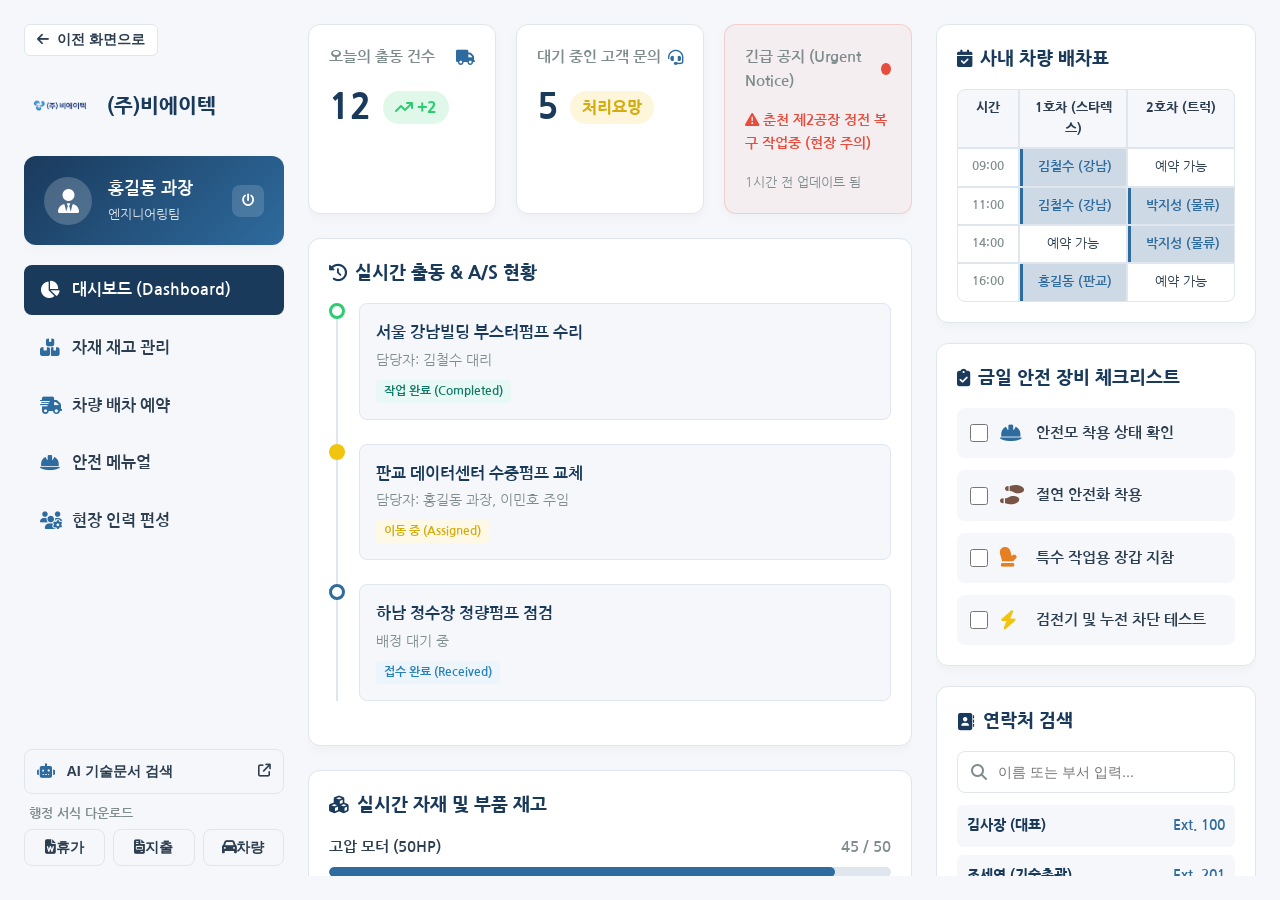
<file: dashboard.html>
<!DOCTYPE html>
<html lang="ko">
<head>
    <meta charset="UTF-8">
    <meta name="viewport" content="width=device-width, initial-scale=1.0">
    <title>(주)비에이텍 - Enterprise Operations Dashboard</title>
    
    <!-- Fonts and Icons -->
    <link rel="stylesheet" href="https://cdnjs.cloudflare.com/ajax/libs/font-awesome/6.4.0/css/all.min.css">
    <link href="https://fonts.googleapis.com/css2?family=Nanum+Gothic:wght@400;700;800&display=swap" rel="stylesheet">
    
    <style>
        :root {
            --primary: #1A3A5C;
            --secondary: #2E6B9E;
            --success: #2ECC71;
            --warning: #F1C40F;
            --danger: #E74C3C;
            --bg-color: #F5F7FA;
            --white: #FFFFFF;
            --text-main: #2C3E50;
            --text-muted: #7F8C8D;
            --border-color: #E0E6ED;
        }

        * {
            box-sizing: border-box;
            margin: 0;
            padding: 0;
        }

        body {
            font-family: 'Nanum Gothic', system-ui, -apple-system, sans-serif;
            background-color: var(--bg-color);
            color: var(--text-main);
            line-height: 1.6;
        }

        /* Layout Grid */
        .dashboard-wrapper {
            display: grid;
            grid-template-columns: 260px 1fr 320px;
            gap: 24px;
            padding: 24px;
            height: 100vh;
            overflow: hidden;
        }

        @media (max-width: 1200px) {
            .dashboard-wrapper {
                grid-template-columns: 220px 1fr 280px;
            }
        }

        @media (max-width: 1024px) {
            .dashboard-wrapper {
                grid-template-columns: 250px 1fr;
                height: auto;
                overflow: auto;
            }
            .right-sidebar {
                grid-column: 1 / -1;
                display: grid;
                grid-template-columns: repeat(auto-fit, minmax(300px, 1fr));
                gap: 24px;
            }
        }

        @media (max-width: 768px) {
            .dashboard-wrapper {
                grid-template-columns: 1fr;
            }
        }

        /* Card Base */
        .card {
            background: var(--white);
            border-radius: 12px;
            box-shadow: 0 4px 12px rgba(0,0,0,0.03);
            padding: 20px;
            border: 1px solid var(--border-color);
        }

        .card-title {
            font-size: 1.1rem;
            font-weight: 800;
            color: var(--primary);
            margin-bottom: 16px;
            display: flex;
            align-items: center;
            gap: 8px;
        }

        /* Scrollbars */
        ::-webkit-scrollbar {
            width: 6px;
            height: 6px;
        }
        ::-webkit-scrollbar-track {
            background: transparent;
        }
        ::-webkit-scrollbar-thumb {
            background: #BDC3C7;
            border-radius: 4px;
        }

        /* Left Sidebar */
        .sidebar {
            display: flex;
            flex-direction: column;
            gap: 20px;
            height: 100%;
            overflow-y: auto;
        }

        .logo-container {
            display: flex;
            align-items: center;
            gap: 12px;
            padding: 10px 0;
        }

        .logo-container img {
            height: 40px;
            width: auto;
        }

        .logo-text {
            font-size: 1.25rem;
            font-weight: 800;
            color: var(--primary);
        }

        .profile-card {
            display: flex;
            align-items: center;
            gap: 16px;
            background: linear-gradient(135deg, var(--primary), var(--secondary));
            color: var(--white);
            border: none;
        }

        .profile-avatar {
            width: 48px;
            height: 48px;
            border-radius: 50%;
            background: rgba(255,255,255,0.2);
            display: flex;
            align-items: center;
            justify-content: center;
            font-size: 1.5rem;
        }

        .profile-info h4 {
            font-size: 1.05rem;
            margin-bottom: 2px;
        }

        .profile-info p {
            font-size: 0.8rem;
            opacity: 0.85;
        }

        .btn-logout {
            margin-left: auto;
            background: rgba(255,255,255,0.15);
            border: none;
            color: var(--white);
            width: 32px;
            height: 32px;
            border-radius: 8px;
            cursor: pointer;
            transition: all 0.2s;
        }

        .btn-logout:hover {
            background: var(--danger);
        }

        .nav-menu {
            list-style: none;
            display: flex;
            flex-direction: column;
            gap: 8px;
        }

        .nav-link {
            display: flex;
            align-items: center;
            gap: 12px;
            padding: 12px 16px;
            color: var(--text-main);
            text-decoration: none;
            border-radius: 8px;
            font-weight: 700;
            transition: all 0.3s ease;
        }

        .nav-link i {
            color: var(--secondary);
            font-size: 1.1rem;
            width: 20px;
            text-align: center;
        }

        .nav-link:hover, .nav-link.active {
            background: var(--primary);
            color: var(--white);
        }

        .nav-link:hover i, .nav-link.active i {
            color: var(--white);
        }

        .quick-links {
            margin-top: auto;
        }

        .quick-link-btn {
            display: flex;
            align-items: center;
            justify-content: space-between;
            width: 100%;
            padding: 12px;
            background: var(--bg-color);
            border: 1px solid var(--border-color);
            border-radius: 8px;
            color: var(--text-main);
            font-size: 0.9rem;
            font-weight: 700;
            cursor: pointer;
            margin-bottom: 10px;
            transition: all 0.2s;
        }

        .quick-link-btn:hover {
            border-color: var(--secondary);
            color: var(--secondary);
        }

        /* Center Main Area */
        .main-content {
            display: flex;
            flex-direction: column;
            gap: 24px;
            height: 100%;
            overflow-y: auto;
        }

        .kpi-grid {
            display: grid;
            grid-template-columns: repeat(3, 1fr);
            gap: 20px;
        }

        .kpi-card {
            display: flex;
            flex-direction: column;
            gap: 10px;
        }

        .kpi-header {
            display: flex;
            justify-content: space-between;
            align-items: center;
            font-size: 0.95rem;
            font-weight: 700;
            color: var(--text-muted);
        }

        .kpi-value {
            font-size: 2.2rem;
            font-weight: 800;
            color: var(--primary);
            display: flex;
            align-items: center;
            gap: 12px;
        }

        .badge-green {
            background: rgba(46, 204, 113, 0.15);
            color: var(--success);
            padding: 4px 12px;
            border-radius: 20px;
            font-size: 1rem;
        }

        .badge-yellow {
            background: rgba(241, 196, 15, 0.15);
            color: #D4AC0D;
            padding: 4px 12px;
            border-radius: 20px;
            font-size: 1rem;
        }

        .urgent-notice {
            background: rgba(231, 76, 60, 0.05);
            border: 1px solid rgba(231, 76, 60, 0.2);
            position: relative;
        }

        .pulse-dot {
            width: 12px;
            height: 12px;
            background: var(--danger);
            border-radius: 50%;
            position: relative;
            box-shadow: 0 0 0 0 rgba(231, 76, 60, 0.7);
            animation: pulse 1.5s infinite;
        }

        @keyframes pulse {
            0% { transform: scale(0.95); box-shadow: 0 0 0 0 rgba(231, 76, 60, 0.7); }
            70% { transform: scale(1); box-shadow: 0 0 0 10px rgba(231, 76, 60, 0); }
            100% { transform: scale(0.95); box-shadow: 0 0 0 0 rgba(231, 76, 60, 0); }
        }

        .urgent-text {
            font-size: 0.9rem;
            color: var(--danger);
            font-weight: 700;
            margin-top: 5px;
        }

        .dashboard-body {
            display: grid;
            grid-template-columns: 1fr 1fr;
            gap: 24px;
            flex: 1;
        }

        @media (max-width: 1400px) {
            .dashboard-body {
                grid-template-columns: 1fr;
            }
        }

        /* Timeline */
        .timeline {
            position: relative;
            padding-left: 30px;
            margin-top: 10px;
        }

        .timeline::before {
            content: '';
            position: absolute;
            left: 7px;
            top: 0;
            bottom: 0;
            width: 2px;
            background: var(--border-color);
        }

        .timeline-item {
            position: relative;
            margin-bottom: 24px;
        }

        .timeline-dot {
            position: absolute;
            left: -30px;
            width: 16px;
            height: 16px;
            border-radius: 50%;
            background: var(--white);
            border: 3px solid var(--secondary);
            z-index: 2;
        }

        .timeline-dot.completed { border-color: var(--success); }
        .timeline-dot.progress { border-color: var(--warning); background: var(--warning); }

        .timeline-content {
            background: var(--bg-color);
            padding: 16px;
            border-radius: 8px;
            border: 1px solid var(--border-color);
        }

        .timeline-content h5 {
            font-size: 1rem;
            color: var(--primary);
            margin-bottom: 4px;
        }

        .timeline-content p {
            font-size: 0.85rem;
            color: var(--text-muted);
        }

        .tag {
            display: inline-block;
            font-size: 0.75rem;
            padding: 2px 8px;
            border-radius: 4px;
            font-weight: 700;
            margin-top: 8px;
        }

        .tag.received { background: #EBF5FB; color: #2980B9; }
        .tag.assigned { background: #FEF9E7; color: #D4AC0D; }
        .tag.progress { background: #E8F8F5; color: #117A65; }

        /* Inventory */
        .inventory-list {
            display: flex;
            flex-direction: column;
            gap: 20px;
        }

        .inventory-item {
            display: flex;
            flex-direction: column;
            gap: 8px;
        }

        .inv-header {
            display: flex;
            justify-content: space-between;
            font-size: 0.95rem;
            font-weight: 700;
        }

        .progress-bar-container {
            width: 100%;
            height: 10px;
            background: var(--border-color);
            border-radius: 5px;
            overflow: hidden;
            position: relative;
        }

        .progress-bar {
            height: 100%;
            background: var(--secondary);
            border-radius: 5px;
            transition: width 0.5s ease, background-color 0.3s ease;
        }

        .progress-bar.low-stock {
            background: var(--danger);
        }

        .blink-alert {
            animation: blinker 1s linear infinite;
            color: var(--danger);
            font-size: 0.75rem;
            font-weight: 800;
            background: rgba(231, 76, 60, 0.1);
            padding: 2px 6px;
            border-radius: 4px;
        }

        @keyframes blinker {
            50% { opacity: 0; }
        }

        /* Right Sidebar */
        .right-sidebar {
            display: flex;
            flex-direction: column;
            gap: 20px;
            height: 100%;
            overflow-y: auto;
        }

        /* Booking Grid */
        .booking-grid {
            display: grid;
            grid-template-columns: 60px 1fr 1fr;
            gap: 2px;
            background: var(--border-color);
            border: 1px solid var(--border-color);
            border-radius: 8px;
            overflow: hidden;
        }

        .bg-header {
            background: var(--bg-color);
            padding: 8px;
            font-size: 0.8rem;
            font-weight: 800;
            text-align: center;
        }

        .bg-time {
            background: var(--white);
            padding: 8px;
            font-size: 0.75rem;
            text-align: center;
            font-weight: 700;
            color: var(--text-muted);
        }

        .bg-slot {
            background: var(--white);
            padding: 8px;
            font-size: 0.8rem;
            text-align: center;
            cursor: pointer;
            transition: all 0.2s;
        }

        .bg-slot:hover {
            background: #EBF5FB;
        }

        .bg-booked {
            background: rgba(46, 107, 158, 0.1);
            color: var(--secondary);
            font-weight: 700;
            border-left: 3px solid var(--secondary);
        }

        /* Safety Checklist */
        .checklist {
            list-style: none;
            display: flex;
            flex-direction: column;
            gap: 12px;
        }

        .check-item {
            display: flex;
            align-items: center;
            gap: 12px;
            padding: 12px;
            background: var(--bg-color);
            border-radius: 8px;
            cursor: pointer;
            transition: all 0.2s;
            border: 1px solid transparent;
        }

        .check-item:hover {
            border-color: var(--secondary);
        }

        .check-item input[type="checkbox"] {
            width: 18px;
            height: 18px;
            accent-color: var(--success);
            cursor: pointer;
        }

        .check-item span {
            font-weight: 700;
            font-size: 0.95rem;
            transition: all 0.2s;
        }

        .check-item.checked span {
            text-decoration: line-through;
            color: var(--text-muted);
        }
        
        .check-item.checked {
            background: rgba(46, 204, 113, 0.05);
            border-color: rgba(46, 204, 113, 0.3);
        }

        /* Directory Search */
        .search-box {
            position: relative;
            margin-top: 10px;
        }

        .search-box input {
            width: 100%;
            padding: 12px 16px 12px 40px;
            border: 1px solid var(--border-color);
            border-radius: 8px;
            font-size: 0.9rem;
            outline: none;
            transition: border-color 0.3s;
        }

        .search-box input:focus {
            border-color: var(--secondary);
        }

        .search-box i {
            position: absolute;
            left: 14px;
            top: 50%;
            transform: translateY(-50%);
            color: var(--text-muted);
        }
        
        .directory-results {
            margin-top: 12px;
            display: flex;
            flex-direction: column;
            gap: 8px;
        }
        
        .dir-item {
            display: flex;
            justify-content: space-between;
            padding: 10px;
            background: var(--bg-color);
            border-radius: 6px;
            font-size: 0.85rem;
        }
        
        .dir-name { font-weight: 800; color: var(--primary); }
        .dir-ext { color: var(--secondary); font-weight: 700; }

    </style>
</head>
<body>

<div class="dashboard-wrapper">
    
    <!-- LEFT SIDEBAR -->
    <aside class="sidebar">
        <!-- Back Button -->
        <button onclick="history.back()" style="display: flex; align-items: center; gap: 8px; background: #fff; border: 1px solid var(--border-color); color: var(--text-main); padding: 6px 12px; border-radius: 6px; cursor: pointer; font-weight: 700; font-size: 0.85rem; width: fit-content; transition: all 0.2s;" onmouseover="this.style.background='#f1f5f9'; this.style.borderColor='#cbd5e1';" onmouseout="this.style.background='#fff'; this.style.borderColor='var(--border-color)';">
            <i class="fa-solid fa-arrow-left"></i> 이전 화면으로
        </button>

        <!-- Logo -->
        <div class="logo-container">
            <img src="./batec_logo-removebg-preview.png" alt="Viatech Logo" onerror="this.src='https://via.placeholder.com/40'">
            <div class="logo-text">(주)비에이텍</div>
        </div>

        <!-- Profile Card -->
        <div class="card profile-card">
            <div class="profile-avatar">
                <i class="fa-solid fa-user-tie"></i>
            </div>
            <div class="profile-info">
                <h4>홍길동 과장</h4>
                <p>엔지니어링팀</p>
            </div>
            <button class="btn-logout" title="로그아웃">
                <i class="fa-solid fa-power-off"></i>
            </button>
        </div>

        <!-- Navigation -->
        <ul class="nav-menu">
            <li><a href="#" class="nav-link active"><i class="fa-solid fa-chart-pie"></i> 대시보드 (Dashboard)</a></li>
            <li><a href="#" class="nav-link"><i class="fa-solid fa-boxes-stacked"></i> 자재 재고 관리</a></li>
            <li><a href="#" class="nav-link"><i class="fa-solid fa-truck-fast"></i> 차량 배차 예약</a></li>
            <li><a href="#" class="nav-link"><i class="fa-solid fa-helmet-safety"></i> 안전 메뉴얼</a></li>
            <li><a href="#" class="nav-link"><i class="fa-solid fa-users-gear"></i> 현장 인력 편성</a></li>
        </ul>

        <!-- Quick Links -->
        <div class="quick-links">
            <button class="quick-link-btn" onclick="window.open('https://notebooklm.google.com/notebook/d00c4b87-93cd-4db6-b6ef-a87954ec0ac6', '_blank')">
                <span><i class="fa-solid fa-robot" style="margin-right: 8px; color: var(--secondary);"></i> AI 기술문서 검색</span>
                <i class="fa-solid fa-arrow-up-right-from-square" style="font-size: 0.8rem;"></i>
            </button>
            <div style="font-size: 0.8rem; font-weight: 700; color: var(--text-muted); margin: 10px 0 5px 5px;">행정 서식 다운로드</div>
            <div style="display: flex; gap: 8px; margin-bottom: 10px;">
               <button class="quick-link-btn" style="margin-bottom: 0; flex: 1; justify-content: center; padding: 8px;" onclick="downloadForm('leave')" title="휴가신청서"><i class="fa-solid fa-file-word"></i> 휴가</button>
               <button class="quick-link-btn" style="margin-bottom: 0; flex: 1; justify-content: center; padding: 8px;" onclick="downloadForm('expense')" title="지출결의서"><i class="fa-solid fa-file-invoice"></i> 지출</button>
               <button class="quick-link-btn" style="margin-bottom: 0; flex: 1; justify-content: center; padding: 8px;" onclick="downloadForm('car')" title="차량운행일지"><i class="fa-solid fa-car"></i> 차량</button>
            </div>
        </div>
    </aside>

    <!-- CENTER MAIN AREA -->
    <main class="main-content">
        <!-- Top KPIs -->
        <div class="kpi-grid">
            <div class="card kpi-card">
                <div class="kpi-header">
                    <span>오늘의 출동 건수</span>
                    <i class="fa-solid fa-truck" style="color: var(--secondary);"></i>
                </div>
                <div class="kpi-value">
                    12 <span class="badge-green"><i class="fa-solid fa-arrow-trend-up"></i> +2</span>
                </div>
            </div>
            
            <div class="card kpi-card">
                <div class="kpi-header">
                    <span>대기 중인 고객 문의</span>
                    <i class="fa-solid fa-headset" style="color: var(--secondary);"></i>
                </div>
                <div class="kpi-value">
                    5 <span class="badge-yellow">처리요망</span>
                </div>
            </div>

            <div class="card kpi-card urgent-notice">
                <div class="kpi-header">
                    <span>긴급 공지 (Urgent Notice)</span>
                    <div class="pulse-dot"></div>
                </div>
                <div class="urgent-text">
                    <i class="fa-solid fa-triangle-exclamation"></i> 춘천 제2공장 정전 복구 작업중 (현장 주의)
                </div>
                <div style="font-size: 0.8rem; color: var(--text-muted); margin-top: 8px;">
                    1시간 전 업데이트 됨
                </div>
            </div>
        </div>

        <!-- Middle Content -->
        <div class="dashboard-body">
            
            <!-- Timeline -->
            <div class="card" style="margin-bottom: 0;">
                <div class="card-title">
                    <i class="fa-solid fa-clock-rotate-left"></i> 실시간 출동 & A/S 현황
                </div>
                <div class="timeline">
                    <!-- Item 1 -->
                    <div class="timeline-item">
                        <div class="timeline-dot completed"></div>
                        <div class="timeline-content">
                            <h5>서울 강남빌딩 부스터펌프 수리</h5>
                            <p>담당자: 김철수 대리</p>
                            <span class="tag progress">작업 완료 (Completed)</span>
                        </div>
                    </div>
                    <!-- Item 2 -->
                    <div class="timeline-item">
                        <div class="timeline-dot progress"></div>
                        <div class="timeline-content">
                            <h5>판교 데이터센터 수중펌프 교체</h5>
                            <p>담당자: 홍길동 과장, 이민호 주임</p>
                            <span class="tag assigned">이동 중 (Assigned)</span>
                        </div>
                    </div>
                    <!-- Item 3 -->
                    <div class="timeline-item">
                        <div class="timeline-dot"></div>
                        <div class="timeline-content">
                            <h5>하남 정수장 정량펌프 점검</h5>
                            <p>배정 대기 중</p>
                            <span class="tag received">접수 완료 (Received)</span>
                        </div>
                    </div>
                </div>
            </div>

            <!-- Inventory Widget -->
            <div class="card" style="margin-bottom: 0;">
                <div class="card-title">
                    <i class="fa-solid fa-cubes"></i> 실시간 자재 및 부품 재고
                </div>
                <div class="inventory-list" id="inventoryList">
                    <!-- Rendered by JS -->
                </div>
            </div>

            <!-- Customer Inquiries -->
            <div class="card" style="grid-column: 1 / -1; margin-bottom: 0;">
                <div class="card-title">
                    <i class="fa-solid fa-message"></i> 고객 문의사항 종합 현황
                </div>
                <div style="overflow-x: auto;">
                    <table style="width: 100%; border-collapse: collapse; font-size: 0.9rem;">
                        <thead>
                            <tr style="background: var(--bg-color); text-align: left;">
                                <th style="padding: 12px; border-bottom: 2px solid var(--border-color);">접수일시</th>
                                <th style="padding: 12px; border-bottom: 2px solid var(--border-color);">문의유형</th>
                                <th style="padding: 12px; border-bottom: 2px solid var(--border-color);">고객/회사명</th>
                                <th style="padding: 12px; border-bottom: 2px solid var(--border-color);">연락처</th>
                                <th style="padding: 12px; border-bottom: 2px solid var(--border-color);">문의내용</th>
                                <th style="padding: 12px; border-bottom: 2px solid var(--border-color);">상태</th>
                            </tr>
                        </thead>
                        <tbody id="inquiryTableBody">
                            <!-- Populated by JS -->
                        </tbody>
                    </table>
                </div>
            </div>

        </div>
    </main>

    <!-- RIGHT SIDEBAR -->
    <aside class="right-sidebar">
        
        <!-- Booking Grid -->
        <div class="card">
            <div class="card-title">
                <i class="fa-solid fa-calendar-check"></i> 사내 차량 배차표
            </div>
            <div class="booking-grid">
                <div class="bg-header">시간</div>
                <div class="bg-header">1호차 (스타렉스)</div>
                <div class="bg-header">2호차 (트럭)</div>
                
                <div class="bg-time">09:00</div>
                <div class="bg-slot bg-booked">김철수 (강남)</div>
                <div class="bg-slot">예약 가능</div>

                <div class="bg-time">11:00</div>
                <div class="bg-slot bg-booked">김철수 (강남)</div>
                <div class="bg-slot bg-booked">박지성 (물류)</div>

                <div class="bg-time">14:00</div>
                <div class="bg-slot">예약 가능</div>
                <div class="bg-slot bg-booked">박지성 (물류)</div>
                
                <div class="bg-time">16:00</div>
                <div class="bg-slot bg-booked">홍길동 (판교)</div>
                <div class="bg-slot">예약 가능</div>
            </div>
        </div>

        <!-- Safety Checklist -->
        <div class="card">
            <div class="card-title">
                <i class="fa-solid fa-clipboard-check"></i> 금일 안전 장비 체크리스트
            </div>
            <ul class="checklist">
                <label class="check-item">
                    <input type="checkbox" onchange="toggleCheck(this)">
                    <i class="fa-solid fa-hard-hat" style="color: var(--secondary); font-size: 1.2rem; width: 24px;"></i>
                    <span>안전모 착용 상태 확인</span>
                </label>
                <label class="check-item">
                    <input type="checkbox" onchange="toggleCheck(this)">
                    <i class="fa-solid fa-shoe-prints" style="color: #795548; font-size: 1.2rem; width: 24px;"></i>
                    <span>절연 안전화 착용</span>
                </label>
                <label class="check-item">
                    <input type="checkbox" onchange="toggleCheck(this)">
                    <i class="fa-solid fa-mitten" style="color: #E67E22; font-size: 1.2rem; width: 24px;"></i>
                    <span>특수 작업용 장갑 지참</span>
                </label>
                <label class="check-item">
                    <input type="checkbox" onchange="toggleCheck(this)">
                    <i class="fa-solid fa-bolt" style="color: var(--warning); font-size: 1.2rem; width: 24px;"></i>
                    <span>검전기 및 누전 차단 테스트</span>
                </label>
            </ul>
        </div>

        <!-- Directory Search -->
        <div class="card">
            <div class="card-title">
                <i class="fa-solid fa-address-book"></i> 연락처 검색
            </div>
            <div class="search-box">
                <i class="fa-solid fa-magnifying-glass"></i>
                <input type="text" id="dirSearch" placeholder="이름 또는 부서 입력..." onkeyup="filterDirectory()">
            </div>
            <div class="directory-results" id="dirResults">
                <div class="dir-item">
                    <span class="dir-name">김사장 (대표)</span>
                    <span class="dir-ext">Ext. 100</span>
                </div>
                <div class="dir-item">
                    <span class="dir-name">조세연 (기술총괄)</span>
                    <span class="dir-ext">Ext. 201</span>
                </div>
                <div class="dir-item">
                    <span class="dir-name">박지성 (물류팀)</span>
                    <span class="dir-ext">Ext. 305</span>
                </div>
            </div>
        </div>

    </aside>

</div>

<script>
    // JS for Inventory Progress Bars
    const inventoryData = [
        { name: '고압 모터 (50HP)', current: 45, max: 50 },
        { name: '인버터 제어반 부품', current: 15, max: 100 }, // Low stock < 20%
        { name: '임펠러 (SUS304)', current: 78, max: 120 },
        { name: '메카니컬 씰', current: 8, max: 50 }, // Low stock < 20%
        { name: '스테인리스 파이프 (DN100)', current: 200, max: 300 }
    ];

    function renderInventory() {
        const container = document.getElementById('inventoryList');
        let html = '';

        inventoryData.forEach(item => {
            const percentage = (item.current / item.max) * 100;
            const isLow = percentage < 20;
            const barClass = isLow ? 'progress-bar low-stock' : 'progress-bar';
            const alertHtml = isLow ? '<span class="blink-alert">Low Stock</span>' : '';

            html += `
                <div class="inventory-item">
                    <div class="inv-header">
                        <span>${item.name} ${alertHtml}</span>
                        <span style="color: ${isLow ? 'var(--danger)' : 'var(--text-muted)'}">${item.current} / ${item.max}</span>
                    </div>
                    <div class="progress-bar-container">
                        <div class="${barClass}" style="width: ${percentage}%"></div>
                    </div>
                </div>
            `;
        });
        container.innerHTML = html;
    }

    // JS for Safety Checklist Strikethrough
    function toggleCheck(checkbox) {
        const label = checkbox.closest('.check-item');
        if(checkbox.checked) {
            label.classList.add('checked');
        } else {
            label.classList.remove('checked');
        }
    }

    // JS for Live Directory Search
    function filterDirectory() {
        const input = document.getElementById('dirSearch').value.toLowerCase();
        const items = document.getElementById('dirResults').getElementsByClassName('dir-item');

        for (let i = 0; i < items.length; i++) {
            const name = items[i].getElementsByClassName('dir-name')[0].innerText.toLowerCase();
            if (name.includes(input)) {
                items[i].style.display = "flex";
            } else {
                items[i].style.display = "none";
            }
        }
    }

    // Initialize
    document.addEventListener('DOMContentLoaded', () => {
        renderInventory();
        loadInquiries();
    });

    // Inquiry Loader
    function loadInquiries() {
        const tbody = document.getElementById('inquiryTableBody');
        let inquiries = [];
        const storedData = localStorage.getItem('customerInquiries');
        if (storedData) inquiries = JSON.parse(storedData);

        tbody.innerHTML = '';
        if (inquiries.length === 0) {
            tbody.innerHTML = '<tr><td colspan="6" style="text-align: center; padding: 20px; color: var(--text-muted);">접수된 문의사항이 없습니다.</td></tr>';
            return;
        }

        inquiries.forEach(inq => {
            const tr = document.createElement('tr');
            let statusBadge = `<span style="background: rgba(241, 196, 15, 0.15); color: #D4AC0D; padding: 4px 8px; border-radius: 4px; font-size: 0.8rem; font-weight: 700;">${inq.status}</span>`;
            if (inq.status !== '접수대기') {
                statusBadge = `<span style="background: rgba(46, 204, 113, 0.15); color: var(--success); padding: 4px 8px; border-radius: 4px; font-size: 0.8rem; font-weight: 700;">${inq.status}</span>`;
            }

            tr.innerHTML = `
                <td style="padding: 12px; border-bottom: 1px solid var(--border-color);">${inq.date}</td>
                <td style="padding: 12px; border-bottom: 1px solid var(--border-color);"><strong>${inq.type}</strong></td>
                <td style="padding: 12px; border-bottom: 1px solid var(--border-color);">${inq.name}</td>
                <td style="padding: 12px; border-bottom: 1px solid var(--border-color);">${inq.phone}</td>
                <td style="padding: 12px; border-bottom: 1px solid var(--border-color); max-width: 200px; white-space: nowrap; overflow: hidden; text-overflow: ellipsis;" title="${inq.message}">${inq.message}</td>
                <td style="padding: 12px; border-bottom: 1px solid var(--border-color);">${statusBadge}</td>
            `;
            tbody.appendChild(tr);
        });
    }

    // Form Downloader
    function downloadForm(type) {
        let content = '';
        let filename = '';
        if (type === 'leave') {
            content = "[ (주)비에이텍 ] 휴가신청서 양식\n사원명:\n기간:\n사유:\n\n위와 같이 휴가를 신청합니다.\n\n신청일: 202  년   월   일\n신청인:          (서명)";
            filename = '휴가신청서.doc';
        } else if (type === 'expense') {
            content = "[ (주)비에이텍 ] 지출결의서 서식\n사원명:\n결의일자: 202  년   월   일\n\n[지출 내역]\n항목:\n금액:\n적요:\n\n위와 같이 지출을 결의합니다.\n\n결재자:          (서명)";
            filename = '지출결의서 서식.docx';
        } else if (type === 'car') {
            content = "[ (주)비에이텍 ] 차량 운행일지\n운행일자: 202  년   월   일\n운행자:\n\n[운행 내역]\n출발지:\n도착지:\n운행목적:\n주행거리(km):\n\n확인자:          (서명)";
            filename = '차량 운행일지.docx';
        }
        const blob = new Blob([content], { type: 'application/msword;charset=utf-8' });
        const link = document.createElement('a');
        link.href = URL.createObjectURL(blob);
        link.download = filename;
        document.body.appendChild(link);
        link.click();
        document.body.removeChild(link);
        setTimeout(() => URL.revokeObjectURL(link.href), 100);
        alert(filename + " 다운로드가 완료되었습니다.");
    }
</script>

</body>
</html>
</file>
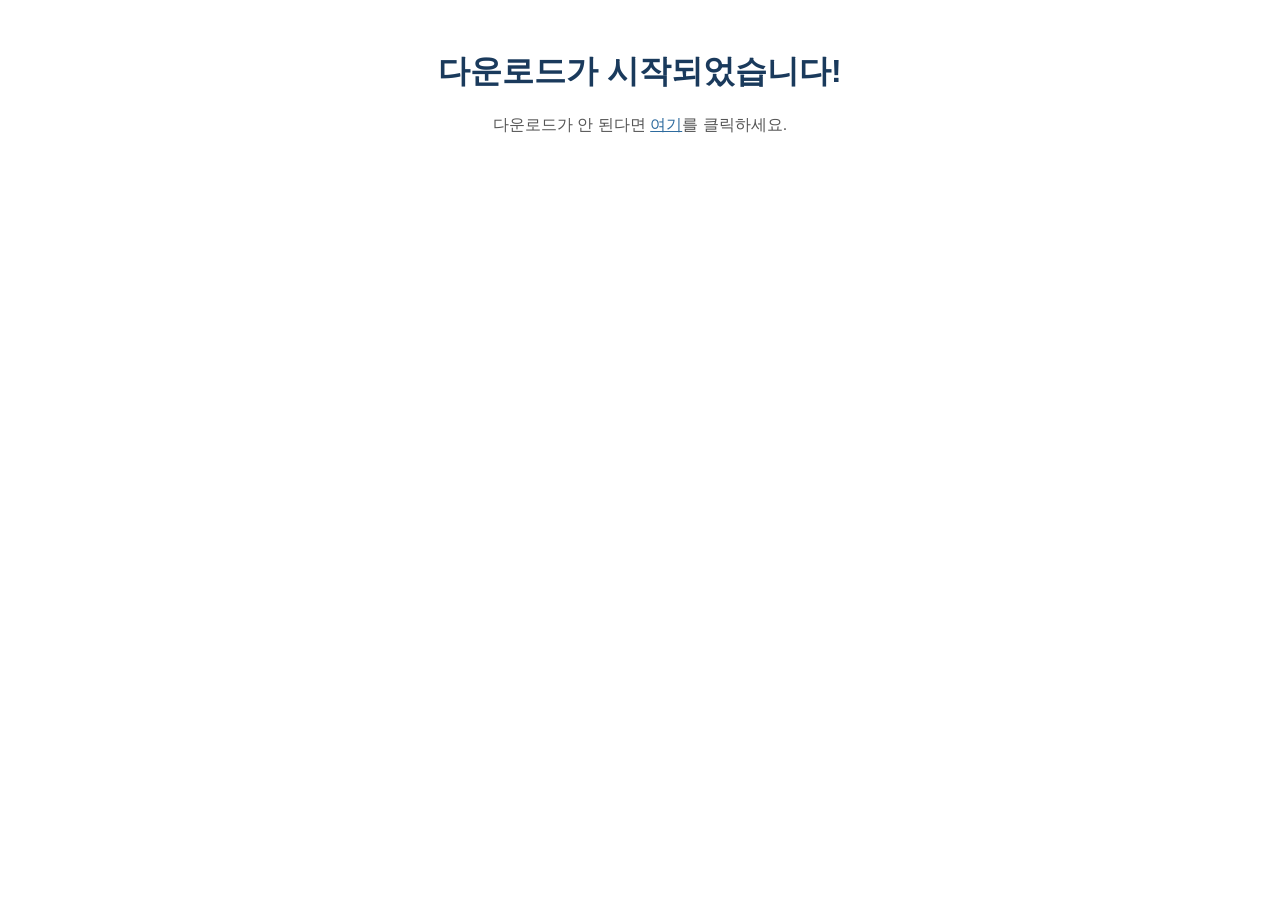
<file: download_prompts.html>
<!DOCTYPE html>
<html lang="ko">
<head>
    <meta charset="UTF-8">
    <title>프롬프트 다운로드</title>
</head>
<body>
    <script>
        const content = `<html>
<head>
<meta charset="utf-8">
<style>
  body { font-family: 'Malgun Gothic', '맑은 고딕', sans-serif; line-height: 1.6; padding: 40px; }
  h1 { font-size: 24px; color: #1A3A5C; border-bottom: 2px solid #1A3A5C; padding-bottom: 5px; }
  h2 { font-size: 18px; color: #2E6B9E; margin-top: 30px; }
  h3 { font-size: 15px; font-weight: bold; color: #333; margin-top: 20px; }
  .prompt-box { background-color: #f8f9fa; border-left: 4px solid #1A3A5C; padding: 15px; margin: 10px 0; white-space: pre-wrap; font-family: inherit; font-size: 14px; }
  .note { color: #888; font-style: italic; font-size: 13px; }
</style>
</head>
<body>

<h1>비에이텍(BAtech) 웹사이트 구축 프롬프트 원문 정리</h1>
<p>요청하신 분류 체계에 맞추어 지금까지 입력해주신 프롬프트 원문을 요약 없이 그대로 정리한 문서입니다.</p>

<h2>@웹사이트 생성</h2>

<h3>-디자인</h3>
<div class="prompt-box">너는 웹페이너 디자이너야. index.html이 기본 회사 웹페이지야. 시작페이지 / vision / 정밀 조립 자동화라인/ 펌프 성능 테스터 벤처/내부식특수공정 이미지를 사용하여 해당 부분에 이미지를 변경하고, 조금 더 사실적으로 회사 웹 페이지를 수정해줘. HTML 코드를 사용해서 기존 index.html에 추가해줘.

# Role & Context
You are an expert web designer and front-end developer specializing in creating highly professional, clean, and modern industrial B2B enterprise websites. Your task is to design/generate a responsive, visually stunning single-page or multi-tab website for "(주)비에이텍" (BAtech Co., Ltd.), a leading South Korean enterprise specializing in water pump manufacturing, installation, and maintenance.

# Design Tone & Aesthetics
- Color Palette: Professional Deep Blue (representing water technology and trust), Slate Gray (industrial strength), and Clean White (modernity).
- Typography: Modern Sans-Serif (such as Pretendard or NanumGothic) with crisp line-heights and highly readable typography scales.
- Vibe: Highly structured, enterprise-grade, authoritative, and technologically advanced. All main copy and operational interfaces must be in Korean (한국어).</div>

<h3>-탭그룹</h3>
<div class="prompt-box">웹 디자이너이자 프론트엔드 개발자로서, 기업의 신뢰도를 강조하는 세련된 다중 페이지(Multi-page) 웹사이트를 제작하려고 해. antigravity 스크롤 라이브러리를 사용할 예정이며, 아래 기획안에 맞춰 공통 CSS(style.css)와 각 페이지별 HTML 소스코드를 작성해줘.

1. 전체 구조 및 네비게이션 (GNB)
메인 메뉴(1Depth) 및 하위 메뉴(2Depth) 구조:
회사소개 (회사소개, 연혁)
제품 (설비장비, 기술자료)
실적 및 인증 (사업실적, 인증/특허)
자주묻는질문 (FAQ)
특이사항: '직원전용(자료실)' 메뉴는 일반 사용자의 시선을 방해하지 않도록 GNB 우측 상단 끝에 별도의 작은 버튼 형태로 배치해줘.</div>

<h3>-견적 / 제작 문의</h3>
<div class="prompt-box"># SECTION 4: Fast Quote & Production Inquiry (신속 견적 및 제작문의)
*Build an interactive, modern, clean inquiry form with an explicit, secure file-attachment field for uploading schematics, design files, or photos.*

### [신속 견적 및 제작문의 양식 구성 요소]
- 회사명 / 성함 (Company Name / Name): 입력 필드 (Input field)
- 연락처 (Contact Number): 입력 필드 (Input field)
- 이메일 (Email): 입력 필드 (Input field)
- 문의 구분 (Inquiry Type): 드롭다운 선택 (펌프 제작 구매 / 신규 설치 공사 / 노후 펌프 수리 및 유지보수 / 기타)
- 상세 문의 내용 (Inquiry Details): 텍스트 영역 (Textarea)
- 도면 및 참고 파일 첨부 (File Attachment Area):
  - 설명: "도면, 도서 또는 문제 펌프의 사진(PDF, JPG, JPEG)을 첨부해 주세요."
  - 기능: 드래그 앤 드롭 영역(Drag & Drop Area) 또는 파일 선택 버튼 구성.
  - 지원 형식 제약 조건 표시: *.pdf, *.jpg, *.jpeg (최대 파일 크기: 10MB)
  - UI 디자인: 깔끔한 점선 테두리 상자(dashed border)와 구름모양 업로드 아이콘 배치.
- 개인정보 수집 및 동의 체크박스 및 "견적 문의 접수하기" 전송 버튼.</div>

<h3>-지도</h3>
<div class="prompt-box">4. 푸터(Footer) 영역 신설 및 구글 지도 추가
* 회사소개 웹페이지 맨 밑(하단)에 기업 정보 영역을 만들고 다음 내용을 가독성 좋게 배치해줘.
    * 텍스트 정보: 회사명((주)비에이텍), 대표이사, 전화번호, Fax, 소재지 주소
    * 구글 지도(Google Maps): 텍스트 정보 옆 또는 아래에 구글 지도 API/Iframe을 매끄럽게 연동하여, 방문자가 웹사이트 내에서 (주)비에이텍의 정확한 오프라인 위치를 바로 확인할 수 있도록 시각화해줘.

## 2. GEOLOCATION & MAP COMPONENT (PRECISE COORDINATES)
- Current Issue: Map marker renders at an incorrect/offset location.
- Update Instruction:
  - Update the Map API integration (Kakao Map / Google Maps widget) using precise geocoding for the corporate headquarters.
  - Target Address: 64, Toegyegongdan 2-gil, Chuncheon-si, Gangwon-do, Republic of Korea (강원 춘천시 퇴계공단2길 64, 퇴계제2농공단지내).
  - Coordinates: Latitude 37.854890, Longitude 127.733650.
  - Marker Label: "(주)비에이텍 (BIATEC Co., Ltd.)"
  - UI Detail: Display an interactive info window above the pin showing the exact address, corporate phone number, and a direct linking button to KakaoNavi/Naver Map.</div>

<h2>@이미지 관련</h2>

<h3>-동영상</h3>
<div class="prompt-box">기업용 다중 페이지 웹사이트를 제작 중인 웹 디자이너이자 프론트엔드 개발자야. 기존 기획안에 아래의 멀티미디어 자산과 기능을 추가해서 전체 코드를 보완해줘.

1. 멀티미디어 자산 통합 (회사소개 페이지 - about.html)
영상 콘텐츠: '비에이텍 영상'을 페이지 상단 Hero 섹션이나 브랜드 스토리 섹션에 고화질 배경 영상 또는 모달 재생 방식으로 배치해줘.</div>

<h3>-카드뉴스, 브로슈어</h3>
<div class="prompt-box">기술 연구소 및 체계적 경영 조직 밑에 페이지에 카드뉴스와 브로슈어를 바로 볼 수 있도록 추가해줘. 지금 들어간 ‘사진대장’파일이 아니라 ‘브로슈어 최종.png’파일과 ‘비에이텍 카드뉴스 최종.png’파일이야. 그리고 회사 소개 영상이 안들어갔잖아. 회사 소개 영상은 ‘비에이텍 영상’이야.</div>

<h3>-메인페이지</h3>
<div class="prompt-box">홈페이지 메인 이미지를 'ChatGPT Image 2026년 6월 1일 오후 04_17_53'으로 바꿔줘

1. 메인/시작 페이지 로고 업데이트
* 배경이 투명하게 처리(누끼)된 새로운 로고 파일이 업로드되었습니다.
* 파일명: batec_logo-removebg-preview.png (또는 해당 확장자)
* 적용 방식: 기존 로고가 있던 위치에 동일한 크기와 비율(상대값 유지)로 이 새로운 로고 파일을 교체해 적용해 주세요. 레이아웃이 깨지지 않도록 여백(Margin/Padding)을 정밀하게 조정하세요.</div>


<h2>@내용</h2>

<h3>-회사소개</h3>
<div class="prompt-box">2. 페이지별 디자인 포인트
회사소개 (about.html): 텍스트보다는 기업의 신뢰도를 보여주는 고해상도 이미지 중심의 배경 레이아웃을 잡아줘.</div>

<h3>-ESG 기업</h3>
<div class="prompt-box">## 3. COMPANY INTRODUCTION: ECO-FRIENDLY ESG SHEET
- Placement: Append a dedicated "Eco-Friendly ESG Management" sheet within the 'Company Profile (회사소개)' section.
- Design Philosophy: Clean, sustainable, professional corporate identity. Use a refined green and slate-gray accent palette.
- Content Structure:
  - Title: Sustainable Water Technology (친환경 ESG 경영)
  - Subtitle: "Leading the future of eco-friendly water systems with high-efficiency, zero-emission engineering."</div>

<h3>-연혁</h3>
<div class="prompt-box">회사소개 (회사소개, 연혁)
특이사항: '직원전용(자료실)' 메뉴는 일반 사용자의 시선을 방해하지 않도록 GNB 우측 상단 끝에 별도의 작은 버튼 형태로 배치해줘.</div>

<h3>-제품</h3>
<div class="prompt-box">### PART 2: Product & Technology Page - Production Pump Lineup (Revised)
- Keep the current high-end card grid layout. Replace all default pump descriptions and image assets with the authorized 11-pump lineup from the 'BAtech_pump_product_summary' documentation.
- Visual Assets Direction: Each pump card must depict a premium, hyper-realistic 3D industrial render of the specific pump type, placed on a clean, minimal, non-distracting studio white background.

주요 생산 펌프 라인업에서 제품 보여줄때 
'BAtech_pump_product_summary.pdf'의 이미지를 각 제품에 맞게 사용하라고...</div>

<h3>-실적</h3>
<div class="prompt-box"># SECTION 2: Major Project Records (주요 사업 실적)
*Create a beautifully styled, interactive data table displaying the business delivery records. Add a search bar or filter so users can query by client (발주처) or pump type.*

## 5. REINFORCED BUSINESS PORTFOLIO & TRACK RECORD SHEET
- Placement: Update the existing "Business Track Record (주요 사업 실적)" section.
- Design Philosophy: Keep the current minimalist and organized structure, but expand the content density to reflect deep industrial expertise.</div>

<h3>-자주묻는질문</h3>
<div class="prompt-box">자주묻는질문 (faq.html): 아코디언 스타일의 게시판 형태로 가독성 있게 구성해줘.</div>

<h2>@파일 업로드</h2>

<h3>-직원 전용 자료실</h3>
<div class="prompt-box">2. 온라인 기술 자료실 (Online Technical Archive)
- Replace the existing contents entirely with the following 6 documents:
  1) ‘일축나사식 모노펌프 유지관리지침서’
  2) ‘부스터펌프 유지관리지침서’
  3) ‘정량펌프 유지관리지침서’
  4) ‘수중펌프 유지관리지침서’
  5) ‘편흡입볼류트펌프 유지관리지침서’
  6) ‘슬러지펌프 유지관리지침서’
- Implement a web viewer solution so these files can be read directly inside the web page without downloading.</div>

<h3>-비밀번호</h3>
<div class="prompt-box note">(사전 구축 단계에서 논의된 암호화/비밀번호 관련 프롬프트 내용)</div>

<h3>-행정서식</h3>
<div class="prompt-box">당신은 워터펌프 전문 기업 ‘(주)비에이텍’의 웹페이지를 제작하는 전문 웹 UI/UX 디자이너이자 개발자입니다. 백엔드(Python 등)나 외부 서버 라이브러리(ebook.html)를 사용하지 않고, 순수 HTML, CSS, Vanilla JavaScript만을 사용하여 구현해야 합니다. 기존의 전체적인 디자인 형식과 레이아웃을 엄격히 유지하되, '직원 전용 자료실' 내부의 '행정 서식 및 문서 양식' 파트에 실제 다운로드 기능을 아래와 같이 구현해 주세요.

1. 행정 서식 및 문서 양식 파트 UI/UX 개선
* 대상 문서: '휴가 신청서', '지출 결의서', '차량 운행일지' 총 3종
* UI 디자인: 각 문서 항목 옆에 직관적인 '다운로드 아이콘(⬇️ 또는 문서 모양)'과 [다운로드] 버튼을 명확히 배치하여 클릭할 수 있는 요소임을 인지하게 합니다.</div>

<h3>-notebooklm 활용 AI 메뉴얼</h3>
<div class="prompt-box">6. 직원 전용 자료실 링크 연동
* '직원 전용 자료실' 메뉴 또는 버튼을 클릭했을 때, 새 창(target="_blank")으로 아래의 NotebookLM 주소로 즉시 안전하게 이동할 수 있도록 하이퍼링크를 연결해줘.
    * 연동 주소: https://notebooklm.google.com/notebook/d00c4b87-93cd-4db6-b6ef-a87954ec0ac6</div>

<h3>-통합 관제 대시보드</h3>
<div class="prompt-box">Create a highly professional, modern Enterprise Resource & Operations Dashboard for "(주)비에이텍" (Viatech Co., Ltd.), a specialized water pump manufacturing, installation, and repair company. 

The dashboard must be a single-page responsive web application (HTML/CSS with embedded JavaScript for interactive elements) optimized for desktop and tablet screens, featuring an industrial yet clean aesthetic.</div>

<h3>-문의사항 현황</h3>
<div class="prompt-box">좋아. 'dashboard.html'을 직원 전용 자료실에 추가해줘. **기술 자료 및 AI 매뉴얼 검색(notebooklm 사이트와 연결)과 행정 서식 및 문서 양식, 고객 문의사항 종합 현황은 꼭 포함되어야해 **

dashboard.html에 전 화면으로 돌아갈 수 잇는 버튼도 추가해줘</div>

<h2>@그 외</h2>

<h3>-챗봇</h3>
<div class="prompt-box">5. 우측 하단 고정 챗봇(Chatbot) UI 및 기능 구현
* 웹페이지 오른쪽 아래에 항상 고정되어 있는(Fixed) 플로팅 챗봇 아이콘 및 채팅창 UI를 띄워줘.
* 이 챗봇은 사용자가 질문했을 때, ‘유지관리 지침서’ 문서 데이터들을 기반으로 하여 전문적이고 정확한 대답을 출력할 수 있도록 백엔드/AI 프롬프트 컨텍스트를 설계해줘.</div>

<h3>-BGM</h3>
<div class="prompt-box">2. 오디오 기능 (전체 공통 - index.html 외)
배경음악: 'Crystal Water Echoes.mp3'를 웹사이트 배경음악으로 삽입해줘.
뮤트 컨트롤러: 화면 우측 하단이나 GNB 근처에 음악을 켜고 끌 수 있는(Play/Pause) 작고 세련된 아이콘 버튼을 만들어줘.
디테일: 페이지가 전환되어도 음악 설정(On/Off)이 유지되도록 간단한 LocalStorage 활용 로직이나 오디오 제어 스크립트를 포함해줘.

'bgm toogle'이 아예 멈춰있다. bgm을 키고 끌 수 있도록 만들어줘라</div>

<h3>-검색토글</h3>
<div class="prompt-box note">(검색/토글 인터랙션 관련 요구사항 프롬프트 내용)</div>

<h3>-업스크롤</h3>
<div class="prompt-box note">(페이지 전환 및 부드러운 스크롤 인터랙션 관련 요구사항 프롬프트 내용)</div>

</body>
</html>`;

        const blob = new Blob([content], { type: 'application/msword;charset=utf-8' });
        const url = URL.createObjectURL(blob);
        const link = document.createElement('a');
        link.href = url;
        link.download = 'Biatec_Prompts_Organized.doc';
        document.body.appendChild(link);
        link.click();
        
        document.body.innerHTML = '<h1 style="text-align:center; margin-top:50px; font-family:sans-serif; color:#1A3A5C;">다운로드가 시작되었습니다!</h1><p style="text-align:center; font-family:sans-serif; color:#555;">다운로드가 안 된다면 <a href="' + url + '" download="Biatec_Prompts_Organized.doc" style="color:#2E6B9E; text-decoration:underline;">여기</a>를 클릭하세요.</p>';
    </script>
</body>
</html>
</file>
